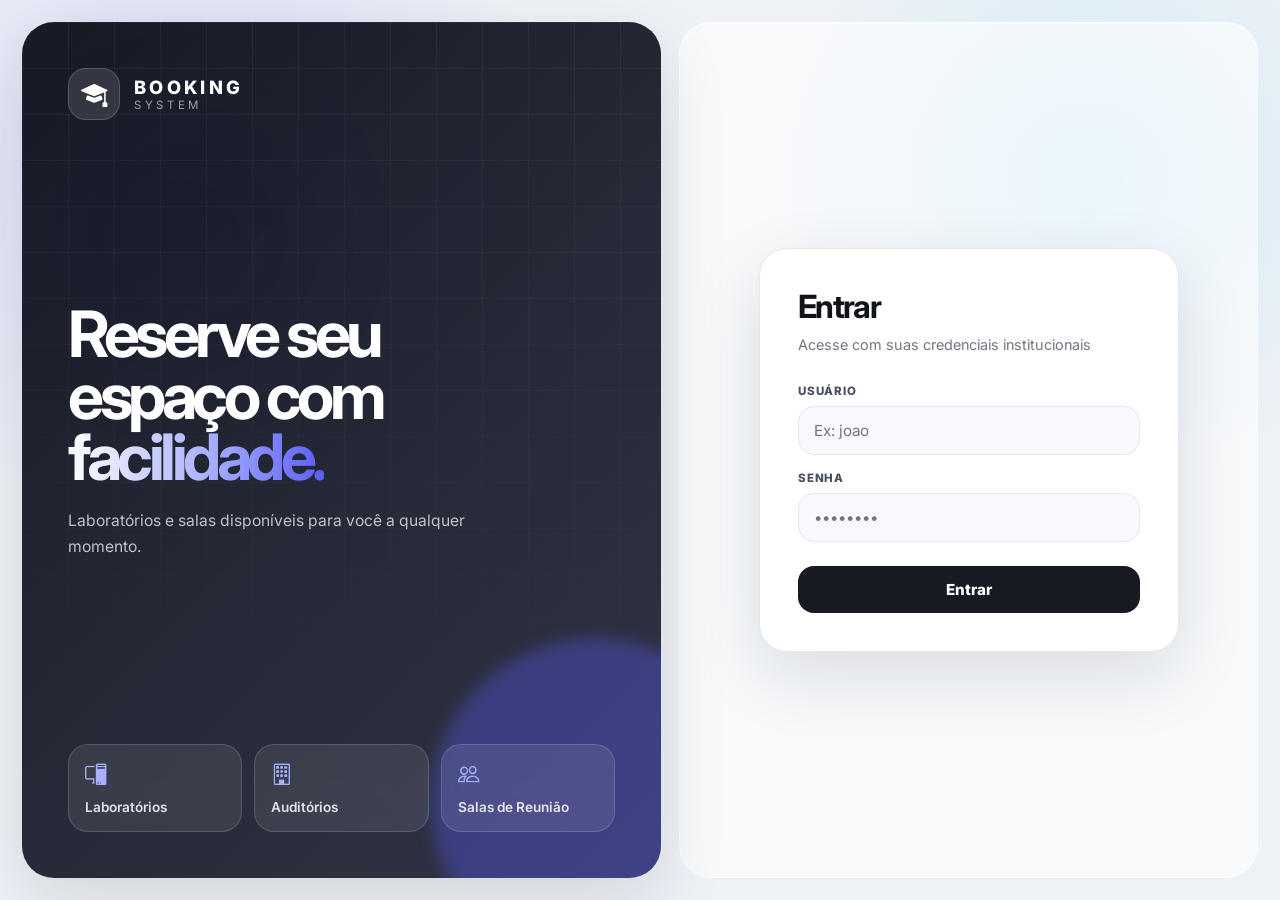
<file: frontend/index.html>
<!DOCTYPE html>
<html lang="pt-BR">
<head>
  <meta charset="UTF-8"/>
  <meta name="viewport" content="width=device-width, initial-scale=1.0"/>
  <title>Login — ATITUS Reservas</title>
  <link rel="stylesheet" href="login.css"/>
  <link href="https://fonts.googleapis.com/css2?family=Inter:wght@400;500;600;700&display=swap" rel="stylesheet"/>
  <link rel="stylesheet" href="https://cdn.jsdelivr.net/npm/bootstrap-icons@1.11.3/font/bootstrap-icons.min.css">
</head>
<body>
  <div class="split">
    <div class="split-left">
      <div class="brand">
        <i class="bi bi-mortarboard-fill"></i>
        <div>
          <div class="brand-name">BOOKING</div>
          <div class="brand-sub">System</div>
        </div>
      </div>
      <div class="hero-text">
        <h1>Reserve seu<br/>espaço com<br/><em>facilidade.</em></h1>
        <p>Laboratórios e salas disponíveis para você a qualquer momento.</p>
      </div>
      <div class="hero-cards">
        <div class="hcard"><i class="bi bi-pc-display"></i><span>Laboratórios</span></div>
        <div class="hcard"><i class="bi bi-building"></i><span>Auditórios</span></div>
        <div class="hcard"><i class="bi bi-people"></i><span>Salas de Reunião</span></div>
      </div>
    </div>

    <div class="split-right">
      <div class="login-box">
        <h2>Entrar</h2>
        <p class="login-sub">Acesse com suas credenciais institucionais</p>

        <div class="form-group">
          <label>Usuário</label>
          <input type="text" id="usuario" placeholder="Ex: joao"/>
        </div>
        <div class="form-group">
          <label>Senha</label>
          <input type="password" id="senha" placeholder="••••••••"/>
        </div>

        <button class="btn-login" onclick="fazerLogin()">Entrar</button>
        <div id="msg-login" class="msg-erro hidden"></div>

        <!---- <div class="login-hint">
          <strong>Alunos:</strong> senha <code>aluno123</code><br/>
          <strong>Admin:</strong> usuário <code>admin</code> / senha <code>admin123</code>
        </div> -->
        
      </div>
    </div>
  </div>

  <script>
    const API = "http://localhost:8000";

    async function fazerLogin() {
      const usuario = document.getElementById("usuario").value.trim();
      const senha = document.getElementById("senha").value;
      const msg = document.getElementById("msg-login");

      if (!usuario || !senha) {
        msg.textContent = "Preencha todos os campos";
        msg.classList.remove("hidden");
        return;
      }

      try {
        const res = await fetch(`${API}/login`, {
          method: "POST",
          headers: { "Content-Type": "application/json" },
          body: JSON.stringify({ usuario, senha }),
        });
        const data = await res.json();
        if (res.ok) {
          localStorage.setItem("usuario", data.usuario);
          localStorage.setItem("nome", data.nome);
          localStorage.setItem("perfil", data.perfil);
          window.location.href = data.perfil === "admin" ? "admin.html" : "professor.html";
        } else {
          msg.textContent = data.detail;
          msg.classList.remove("hidden");
        }
      } catch {
        msg.textContent = "Erro de conexão com o servidor.";
        msg.classList.remove("hidden");
      }
    }

    document.addEventListener("keydown", e => { if (e.key === "Enter") fazerLogin(); });
  </script>
</body>
</html>
</file>
<file: frontend/login.css>
*, *::before, *::after { box-sizing: border-box; margin: 0; padding: 0; }

:root {
  --bg: #eef1f6;
  --panel: #ffffff;
  --ink: #10131a;
  --muted: #717684;
  --line: #e3e7ee;
  --primary: #5b5df7;
  --primary-dark: #4547d9;
  --primary-soft: #eeefff;
  --dark: #171a22;
  --shadow: 0 24px 70px rgba(20, 25, 40, .12);
}

body {
  font-family: 'Inter', sans-serif;
  min-height: 100vh;
  background:
    radial-gradient(circle at 15% 20%, rgba(91,93,247,.16), transparent 28%),
    radial-gradient(circle at 85% 20%, rgba(0,194,255,.12), transparent 24%),
    var(--bg);
  color: var(--ink);
  overflow: hidden;
}

.split {
  display: grid;
  grid-template-columns: 1.05fr .95fr;
  width: 100%;
  min-height: 100vh;
  padding: 22px;
  gap: 18px;
}

.split-left {
  position: relative;
  overflow: hidden;
  border-radius: 32px;
  background:
    linear-gradient(135deg, rgba(15,18,28,.96), rgba(37,40,58,.94)),
    radial-gradient(circle at 25% 25%, rgba(91,93,247,.55), transparent 28%);
  padding: 46px;
  display: flex;
  flex-direction: column;
  justify-content: space-between;
  color: white;
  box-shadow: var(--shadow);
}

.split-left::before {
  content: '';
  position: absolute;
  inset: 0;
  background-image:
    linear-gradient(rgba(255,255,255,.055) 1px, transparent 1px),
    linear-gradient(90deg, rgba(255,255,255,.055) 1px, transparent 1px);
  background-size: 46px 46px;
  mask-image: linear-gradient(to bottom, rgba(0,0,0,.85), transparent 88%);
}

.split-left::after {
  content: '';
  position: absolute;
  width: 330px;
  height: 330px;
  border-radius: 50%;
  right: -100px;
  bottom: -90px;
  background: rgba(91,93,247,.35);
  filter: blur(8px);
}

.brand, .hero-text, .hero-cards { position: relative; z-index: 1; }

.brand {
  display: flex;
  align-items: center;
  gap: 14px;
}

.brand i {
  width: 52px;
  height: 52px;
  border-radius: 18px;
  display: flex;
  align-items: center;
  justify-content: center;
  background: rgba(255,255,255,.12);
  border: 1px solid rgba(255,255,255,.18);
  font-size: 1.65rem;
  color: white;
  backdrop-filter: blur(18px);
}

.brand-name { font-weight: 800; font-size: 1.15rem; letter-spacing: .18em; }
.brand-sub  { font-size: .72rem; opacity: .58; letter-spacing: .32em; text-transform: uppercase; }

.hero-text h1 {
  font-size: clamp(2.7rem, 5vw, 5rem);
  line-height: .96;
  letter-spacing: -0.07em;
  max-width: 620px;
  margin-bottom: 20px;
}

.hero-text h1 em {
  font-style: normal;
  background: linear-gradient(90deg, #ffffff, #a8b0ff 55%, #5b5df7);
  -webkit-background-clip: text;
  color: transparent;
}

.hero-text p {
  color: rgba(255,255,255,.72);
  max-width: 430px;
  line-height: 1.7;
  font-size: .98rem;
}

.hero-cards {
  display: grid;
  grid-template-columns: repeat(3, minmax(120px, 1fr));
  gap: 12px;
}

.hcard {
  min-height: 88px;
  padding: 16px;
  border-radius: 20px;
  background: rgba(255,255,255,.09);
  border: 1px solid rgba(255,255,255,.15);
  backdrop-filter: blur(16px);
  display: flex;
  flex-direction: column;
  justify-content: space-between;
  gap: 10px;
  color: rgba(255,255,255,.86);
  font-size: .85rem;
  font-weight: 600;
}

.hcard i { font-size: 1.35rem; color: #a8b0ff; }

.split-right {
  border-radius: 32px;
  background: rgba(255,255,255,.54);
  border: 1px solid rgba(255,255,255,.75);
  display: flex;
  align-items: center;
  justify-content: center;
  padding: 40px;
  box-shadow: inset 0 1px 0 rgba(255,255,255,.9);
}

.login-box {
  width: min(100%, 420px);
  background: var(--panel);
  border: 1px solid var(--line);
  border-radius: 28px;
  padding: 38px;
  box-shadow: var(--shadow);
}

.login-box h2 {
  font-size: 2rem;
  letter-spacing: -.05em;
  margin-bottom: 8px;
}

.login-sub {
  color: var(--muted);
  font-size: .9rem;
  margin-bottom: 28px;
  line-height: 1.5;
}

.form-group { margin-bottom: 16px; }
.form-group label {
  display: block;
  font-size: .72rem;
  font-weight: 800;
  color: #4a4f5e;
  margin-bottom: 8px;
  text-transform: uppercase;
  letter-spacing: .08em;
}
.form-group input {
  width: 100%;
  padding: 14px 15px;
  border: 1px solid var(--line);
  border-radius: 16px;
  font-family: 'Inter', sans-serif;
  font-size: .95rem;
  color: var(--ink);
  background: #f8f9fc;
  transition: .18s ease;
}
.form-group input:focus {
  outline: none;
  border-color: rgba(91,93,247,.55);
  background: white;
  box-shadow: 0 0 0 4px rgba(91,93,247,.10);
}

.btn-login {
  width: 100%;
  padding: 14px;
  background: var(--dark);
  color: white;
  border: 0;
  border-radius: 16px;
  font-family: 'Inter', sans-serif;
  font-size: .95rem;
  font-weight: 800;
  cursor: pointer;
  margin-top: 8px;
  transition: .18s ease;
}
.btn-login:hover {
  transform: translateY(-1px);
  background: var(--primary);
  box-shadow: 0 16px 30px rgba(91,93,247,.22);
}

.msg-erro {
  margin-top: 14px;
  padding: 12px 14px;
  background: #fff2f2;
  border: 1px solid #ffd0d0;
  border-radius: 14px;
  color: #c93434;
  font-size: .84rem;
}
.hidden { display: none; }

.login-hint { display: none; }

@media (max-width: 900px) {
  body { overflow: auto; }
  .split { grid-template-columns: 1fr; padding: 14px; }
  .split-left { min-height: 440px; padding: 30px; }
  .hero-cards { grid-template-columns: 1fr; }
  .split-right { padding: 22px; }
}
</file>
<file: frontend/dashboard.css>
*, *::before, *::after { box-sizing: border-box; margin: 0; padding: 0; }

:root {
  --bg: #f4f7fb;
  --panel: #ffffff;
  --panel-soft: #f8f9fd;
  --ink: #171b2a;
  --muted: #73798a;
  --muted-2: #9ba3b3;
  --line: #e8ebf2;
  --primary: #625df5;
  --primary-2: #7b75ff;
  --primary-soft: #f0efff;
  --green: #16a46a;
  --green-soft: #e9fff5;
  --orange: #f5a524;
  --orange-soft: #fff5df;
  --pink: #f257a8;
  --pink-soft: #fff0f8;
  --blue: #5177f6;
  --blue-soft: #edf2ff;
  --danger: #d94b4b;
  --danger-soft: #fff0f0;
  --dark: #151927;
  --dark-2: #202537;
  --shadow: 0 18px 55px rgba(34, 41, 64, .10);
  --shadow-soft: 0 10px 28px rgba(34, 41, 64, .07);
  --radius-xl: 26px;
  --radius-lg: 20px;
  --radius-md: 14px;
}

body {
  min-height: 100vh;
  display: flex;
  font-family: 'Inter', sans-serif;
  color: var(--ink);
  background:
    radial-gradient(circle at 12% 10%, rgba(98,93,245,.08), transparent 28%),
    radial-gradient(circle at 90% 0%, rgba(81,119,246,.07), transparent 26%),
    linear-gradient(135deg, #f8fbff 0%, #f3f6fb 45%, #eef3fa 100%);
}

body::before {
  content: '';
  position: fixed;
  inset: 0;
  pointer-events: none;
  background-image:
    linear-gradient(rgba(20,25,39,.035) 1px, transparent 1px),
    linear-gradient(90deg, rgba(20,25,39,.035) 1px, transparent 1px);
  background-size: 42px 42px;
  mask-image: linear-gradient(to bottom, rgba(0,0,0,.32), transparent 68%);
}

.sidebar {
  width: 260px;
  height: calc(100vh - 32px);
  position: fixed;
  left: 16px;
  top: 16px;
  z-index: 20;
  display: flex;
  flex-direction: column;
  padding: 22px 12px;
  border-radius: 30px;
  overflow: hidden;
  color: white;
  background:
    linear-gradient(150deg, #141824 0%, #1d2233 52%, #252a3d 100%);
  box-shadow: 0 22px 70px rgba(20,25,39,.22);
}

.sidebar::before {
  content: '';
  position: absolute;
  inset: 0;
  background-image:
    linear-gradient(rgba(255,255,255,.055) 1px, transparent 1px),
    linear-gradient(90deg, rgba(255,255,255,.055) 1px, transparent 1px);
  background-size: 38px 38px;
  mask-image: linear-gradient(to bottom, rgba(0,0,0,.8), transparent 88%);
}

.sidebar > * { position: relative; z-index: 1; }

.sidebar-brand {
  display: flex;
  align-items: center;
  gap: 14px;
  padding: 4px 14px 24px;
}

.sidebar-brand i {
  width: 48px;
  height: 48px;
  border-radius: 17px;
  display: grid;
  place-items: center;
  background: linear-gradient(135deg, var(--primary), #4f49d8);
  color: white;
  font-size: 1.35rem;
  box-shadow: 0 14px 28px rgba(98,93,245,.28);
}

.brand-name { font-size: .88rem; font-weight: 850; letter-spacing: .18em; }
.brand-sub { margin-top: 3px; font-size: .62rem; text-transform: uppercase; letter-spacing: .30em; opacity: .58; }

.sidebar-nav {
  flex: 1;
  display: flex;
  flex-direction: column;
  gap: 10px;
  padding: 22px 0;
  border-top: 1px solid rgba(255,255,255,.10);
}

.nav-item {
  display: flex;
  align-items: center;
  gap: 14px;
  padding: 14px 14px;
  border-radius: 17px;
  color: rgba(255,255,255,.68);
  text-decoration: none;
  cursor: pointer;
  font-weight: 750;
  font-size: .9rem;
  transition: .18s ease;
}
.nav-item:hover { background: rgba(255,255,255,.08); color: white; }
.nav-item.active {
  background: linear-gradient(135deg, rgba(98,93,245,.95), rgba(98,93,245,.68));
  color: white;
  box-shadow: inset 0 0 0 1px rgba(255,255,255,.10), 0 12px 28px rgba(98,93,245,.22);
}
.nav-icon { width: 22px; min-width: 22px; color: #b9b8ff; font-size: 1.15rem; }
.nav-item.active .nav-icon { color: white; }

.sidebar-footer {
  padding: 16px 14px 0;
  border-top: 1px solid rgba(255,255,255,.10);
}
.user-info { display: flex; align-items: center; gap: 12px; margin-bottom: 14px; }
.user-avatar, .user-avatar-inline {
  width: 42px;
  height: 42px;
  border-radius: 15px;
  display: grid;
  place-items: center;
  flex-shrink: 0;
  color: white;
  background: linear-gradient(135deg, var(--primary), #5351de);
  font-weight: 850;
  font-style: normal;
}
.user-name { color: white; font-size: .9rem; font-weight: 850; }
.user-role { color: rgba(255,255,255,.55); font-size: .74rem; margin-top: 2px; }
.btn-logout {
  width: 100%;
  padding: 12px 14px;
  border: 0;
  border-radius: 15px;
  color: #c5c8dc;
  background: rgba(255,255,255,.08);
  font-family: inherit;
  font-weight: 850;
  cursor: pointer;
  transition: .18s ease;
}
.btn-logout:hover { background: rgba(255,255,255,.13); color: white; }

.main {
  flex: 1;
  min-height: 100vh;
  margin-left: 292px;
  padding: 42px 44px;
  position: relative;
  z-index: 1;
}

.tab { display: none; }
.tab.active { display: block; animation: fadeIn .22s ease; }
@keyframes fadeIn { from { opacity: 0; transform: translateY(8px); } to { opacity: 1; transform: translateY(0); } }

.topbar {
  display: flex;
  justify-content: space-between;
  align-items: flex-start;
  gap: 20px;
  margin-bottom: 24px;
}
.page-kicker {
  color: var(--primary);
  font-size: .76rem;
  font-weight: 900;
  text-transform: uppercase;
  letter-spacing: .12em;
  margin-bottom: 8px;
}
.page-title {
  font-size: clamp(2rem, 4vw, 3.2rem);
  line-height: 1;
  letter-spacing: -.075em;
  font-weight: 900;
}
.page-subtitle { color: var(--muted); margin-top: 12px; font-size: .98rem; line-height: 1.65; }
.topbar-actions { display: flex; gap: 10px; align-items: center; flex-wrap: wrap; }

.hero-panel {
  border-radius: 32px;
  padding: 34px;
  margin-bottom: 24px;
  background:
    radial-gradient(circle at 88% 12%, rgba(98,93,245,.16), transparent 28%),
    rgba(255,255,255,.82);
  border: 1px solid rgba(255,255,255,.92);
  box-shadow: var(--shadow-soft);
  overflow: hidden;
}

.stats-grid {
  display: grid;
  grid-template-columns: repeat(4, minmax(0, 1fr));
  gap: 18px;
  margin-bottom: 28px;
}
.stat-card {
  background: rgba(255,255,255,.9);
  border: 1px solid rgba(255,255,255,.95);
  border-radius: 22px;
  padding: 20px;
  display: flex;
  align-items: center;
  gap: 15px;
  box-shadow: var(--shadow-soft);
}
.stat-icon {
  width: 54px;
  height: 54px;
  border-radius: 18px;
  display: grid;
  place-items: center;
  font-size: 1.35rem;
  color: var(--primary);
  background: var(--primary-soft);
}
.stat-icon.green { color: var(--green); background: var(--green-soft); }
.stat-icon.orange { color: var(--orange); background: var(--orange-soft); }
.stat-icon.pink { color: var(--pink); background: var(--pink-soft); }
.stat-icon.blue { color: var(--blue); background: var(--blue-soft); }
.stat-label { color: var(--muted); font-size: .84rem; font-weight: 650; }
.stat-value { font-size: 1.55rem; font-weight: 900; letter-spacing: -.04em; margin-top: 4px; }
.stat-caption { color: var(--muted-2); font-size: .75rem; margin-top: 4px; }

.section-title {
  font-size: 1.05rem;
  font-weight: 900;
  letter-spacing: -.03em;
  margin: 26px 0 14px;
}

.quick-grid, .admin-grid {
  display: grid;
  grid-template-columns: repeat(4, minmax(0, 1fr));
  gap: 18px;
}
.quick-card {
  background: rgba(255,255,255,.88);
  border: 1px solid rgba(255,255,255,.95);
  border-radius: 22px;
  padding: 22px;
  min-height: 114px;
  display: flex;
  align-items: center;
  gap: 15px;
  cursor: pointer;
  box-shadow: var(--shadow-soft);
  transition: .18s ease;
}
.quick-card:hover { transform: translateY(-3px); box-shadow: 0 18px 44px rgba(98,93,245,.13); }
.quick-card h3 { font-size: .95rem; font-weight: 900; margin-bottom: 5px; }
.quick-card p { color: var(--muted); font-size: .82rem; line-height: 1.45; }

.content-grid-2 {
  display: grid;
  grid-template-columns: minmax(0, 1fr) 360px;
  gap: 22px;
  align-items: start;
}
.content-grid-equal {
  display: grid;
  grid-template-columns: 420px minmax(0, 1fr);
  gap: 22px;
  align-items: start;
}

.panel-card, .form-card {
  background: rgba(255,255,255,.9);
  border: 1px solid rgba(255,255,255,.95);
  border-radius: 26px;
  padding: 24px;
  box-shadow: var(--shadow-soft);
}
.panel-head {
  display: flex;
  justify-content: space-between;
  align-items: center;
  gap: 14px;
  margin-bottom: 18px;
}
.panel-head h2, .form-card h3 { font-size: 1.05rem; font-weight: 900; letter-spacing: -.03em; }
.panel-head p { color: var(--muted); font-size: .83rem; margin-top: 4px; }

.salas-grid {
  display: grid;
  grid-template-columns: repeat(auto-fill, minmax(265px, 1fr));
  gap: 16px;
  margin-bottom: 22px;
}
.sala-card, .sala-admin-card, .student-card, .reserva-row {
  background: var(--panel);
  border: 1px solid var(--line);
  border-radius: 22px;
  padding: 18px;
  box-shadow: 0 8px 24px rgba(34,41,64,.05);
  transition: .18s ease;
}
.sala-card:hover, .sala-admin-card:hover, .student-card:hover, .reserva-row:hover { transform: translateY(-2px); box-shadow: var(--shadow-soft); }
.sala-card { display: flex; flex-direction: column; gap: 14px; }
.sala-icon, .modal-icon {
  width: 50px;
  height: 50px;
  border-radius: 18px;
  display: grid;
  place-items: center;
  color: var(--primary);
  background: var(--primary-soft);
}
.sala-info { flex: 1; }
.sala-nome, .reserva-sala { font-weight: 900; font-size: .98rem; letter-spacing: -.02em; }
.sala-detalhe, .reserva-local { color: var(--muted); font-size: .82rem; margin-top: 5px; }
.sala-horario-tag {
  display: inline-flex;
  align-items: center;
  gap: 7px;
  margin-top: 12px;
  padding: 6px 10px;
  border-radius: 999px;
  background: var(--primary-soft);
  color: var(--primary);
  font-size: .74rem;
  font-weight: 850;
}
.sala-btns { display: flex; gap: 9px; }

.reservas-list { display: flex; flex-direction: column; gap: 11px; }
.reserva-row {
  display: grid;
  grid-template-columns: 1.3fr .9fr 1.15fr .7fr auto;
  align-items: center;
  gap: 16px;
  border-left: 5px solid var(--primary);
}
.reserva-row.cancelada { border-left-color: var(--muted-2); opacity: .62; }
.reserva-row.concluida { border-left-color: var(--blue); opacity: .78; }
.reserva-data { color: #444b5d; font-size: .84rem; text-transform: capitalize; }
.reserva-data.muted { color: var(--muted-2); margin-top: 3px; }
.reserva-col { min-width: 0; }

.sala-admin-card {
  display: flex;
  align-items: center;
  justify-content: space-between;
  gap: 16px;
}
.sala-admin-info { min-width: 0; }
.sala-admin-horario { display: flex; gap: 8px; flex-wrap: wrap; align-items: center; }
.student-grid { display: grid; grid-template-columns: repeat(auto-fill, minmax(220px, 1fr)); gap: 14px; }
.student-card { display: flex; align-items: center; justify-content: space-between; gap: 14px; }
.student-card-main { display: flex; align-items: center; gap: 12px; min-width: 0; }

.badge {
  display: inline-flex;
  align-items: center;
  justify-content: center;
  padding: 6px 11px;
  border-radius: 999px;
  font-size: .68rem;
  font-weight: 950;
  letter-spacing: .06em;
  white-space: nowrap;
}
.badge-ativa { background: var(--green-soft); color: var(--green); border: 1px solid #bdf1db; }
.badge-cancelada { background: #f3f4f7; color: #8991a2; border: 1px solid var(--line); }
.badge-concluida { background: var(--blue-soft); color: var(--blue); border: 1px solid #dbe5ff; }
.badge-soft { background: var(--primary-soft); color: var(--primary); border: 1px solid #dfddff; }

.form-row { display: grid; grid-template-columns: repeat(auto-fit, minmax(180px, 1fr)); gap: 14px; }
.form-row-3 { grid-template-columns: 1.4fr .7fr 1fr; }
.form-row-2-small { grid-template-columns: repeat(2, minmax(130px, 1fr)); }
.form-group { display: flex; flex-direction: column; gap: 7px; margin-bottom: 14px; }
.form-group label, .slots-label {
  font-size: .72rem;
  color: #525a6d;
  font-weight: 900;
  text-transform: uppercase;
  letter-spacing: .08em;
}
.form-group input, textarea, input[type="date"], input[type="time"] {
  width: 100%;
  padding: 12px 13px;
  border: 1px solid var(--line);
  border-radius: 15px;
  background: #fafbfe;
  color: var(--ink);
  font-family: inherit;
  font-size: .9rem;
  transition: .18s ease;
}
textarea { resize: vertical; }
.form-group input:focus, textarea:focus, input[type="date"]:focus, input[type="time"]:focus {
  outline: none;
  background: white;
  border-color: rgba(98,93,245,.56);
  box-shadow: 0 0 0 4px rgba(98,93,245,.10);
}
.form-actions { display: flex; gap: 10px; flex-wrap: wrap; margin-top: 10px; }
.form-section-divider { display: flex; align-items: center; gap: 12px; margin: 18px 0 14px; }
.form-section-divider span { color: var(--primary); font-size: .72rem; font-weight: 950; text-transform: uppercase; letter-spacing: .10em; }
.form-section-divider::after { content: ''; height: 1px; flex: 1; background: var(--line); }

button { font-family: inherit; }
.btn-primary, .btn-reservar-card, .btn-salvar-horario {
  padding: 11px 17px;
  border: 0;
  border-radius: 15px;
  color: white;
  background: linear-gradient(135deg, var(--primary), var(--primary-2));
  font-size: .85rem;
  font-weight: 900;
  cursor: pointer;
  transition: .18s ease;
}
.btn-primary {
  display: inline-flex;
  align-items: center;
  gap: 10px;
}
.btn-primary:hover, .btn-reservar-card:hover, .btn-salvar-horario:hover { transform: translateY(-1px); box-shadow: 0 14px 26px rgba(98,93,245,.24); }
.btn-primary:disabled { opacity: .45; cursor: not-allowed; transform: none; box-shadow: none; }
.btn-secondary, .btn-info, .btn-editar {
  padding: 11px 16px;
  border-radius: 15px;
  border: 1px solid var(--line);
  background: white;
  color: var(--ink);
  font-size: .84rem;
  font-weight: 900;
  cursor: pointer;
  transition: .18s ease;
}
.btn-secondary:hover, .btn-info:hover, .btn-editar:hover { color: var(--primary); background: var(--primary-soft); border-color: #dfddff; }
.btn-info, .btn-reservar-card { flex: 1; padding: 10px 0; }
.btn-cancel {
  padding: 9px 13px;
  border-radius: 13px;
  border: 1px solid #ffd6d6;
  color: var(--danger);
  background: var(--danger-soft);
  font-size: .78rem;
  font-weight: 900;
  cursor: pointer;
  transition: .18s ease;
}
.btn-cancel:hover { background: #ffe6e6; }
.toolbar { display: flex; justify-content: flex-end; margin-bottom: 14px; }

.slots-label { display: block; margin: 16px 0 10px; }
.slots-grid { display: flex; flex-wrap: wrap; gap: 10px; }
.slot-btn {
  padding: 11px 16px;
  border-radius: 14px;
  font-family: inherit;
  font-size: .85rem;
  font-weight: 900;
  border: 1px solid;
  cursor: pointer;
  transition: .18s ease;
}
.slot-disponivel { background: white; border-color: #dfddff; color: var(--primary); }
.slot-disponivel:hover, .slot-ativo { background: var(--primary) !important; border-color: var(--primary) !important; color: white !important; }
.slot-ocupado { background: #f2f4f8; border-color: var(--line); color: var(--muted-2); cursor: not-allowed; }

.msg { margin-top: 14px; padding: 12px 14px; border-radius: 15px; font-size: .85rem; font-weight: 750; }
.msg.sucesso { background: var(--green-soft); border: 1px solid #bdf1db; color: var(--green); }
.msg.erro { background: var(--danger-soft); border: 1px solid #ffd6d6; color: var(--danger); }
.msg.hidden { display: none; }
.loading, .empty {
  padding: 22px;
  border-radius: 20px;
  border: 1px dashed var(--line);
  background: rgba(255,255,255,.68);
  color: var(--muted);
  text-align: center;
  font-size: .9rem;
}

.modal-overlay {
  position: fixed;
  inset: 0;
  z-index: 999;
  display: flex;
  align-items: center;
  justify-content: center;
  padding: 22px;
  background: rgba(18,22,34,.52);
  backdrop-filter: blur(8px);
}
.modal-overlay.hidden { display: none; }
.modal {
  width: 100%;
  max-width: 560px;
  max-height: 92vh;
  overflow-y: auto;
  background: white;
  border-radius: 28px;
  padding: 34px;
  position: relative;
  box-shadow: 0 30px 90px rgba(0,0,0,.24);
  animation: modalIn .2s ease;
}
@keyframes modalIn { from { opacity: 0; transform: scale(.96) translateY(12px); } to { opacity: 1; transform: scale(1) translateY(0); } }
.modal-close {
  position: absolute;
  top: 17px;
  right: 17px;
  width: 36px;
  height: 36px;
  border-radius: 14px;
  border: 1px solid var(--line);
  background: var(--panel-soft);
  color: var(--muted);
  cursor: pointer;
}
.modal h2 { font-size: 1.45rem; font-weight: 900; letter-spacing: -.05em; margin: 14px 0; }
.modal-badges { display: flex; flex-wrap: wrap; gap: 8px; margin-bottom: 20px; }
.modal-badge { background: var(--primary-soft); color: var(--primary); border: 1px solid #dfddff; padding: 7px 11px; border-radius: 999px; font-size: .78rem; font-weight: 850; }
.modal-section { margin-bottom: 16px; }
.modal-section h4 { color: var(--muted); font-size: .72rem; font-weight: 950; letter-spacing: .1em; text-transform: uppercase; margin-bottom: 7px; }
.modal-section p { color: #42495a; font-size: .9rem; line-height: 1.65; }
.modal-btn-reservar { width: 100%; padding: 14px; margin-top: 8px; }

.topbar-actions .btn-primary {
  display: inline-flex;
  align-items: center;
  gap: 10px;
}

@media (max-width: 1150px) {
  .stats-grid, .quick-grid, .admin-grid { grid-template-columns: repeat(2, minmax(0, 1fr)); }
  .content-grid-2, .content-grid-equal { grid-template-columns: 1fr; }
}
@media (max-width: 860px) {
  body { display: block; }
  .sidebar { position: relative; width: calc(100% - 28px); height: auto; min-height: auto; margin: 14px; left: 0; top: 0; }
  .sidebar-nav { flex-direction: row; overflow-x: auto; }
  .sidebar-footer { display: none; }
  .main { margin-left: 0; padding: 18px 14px 28px; }
  .topbar { flex-direction: column; }
  .stats-grid, .quick-grid, .admin-grid, .form-row-3, .form-row-2-small { grid-template-columns: 1fr; }
  .reserva-row { grid-template-columns: 1fr; align-items: flex-start; }
}
</file>
